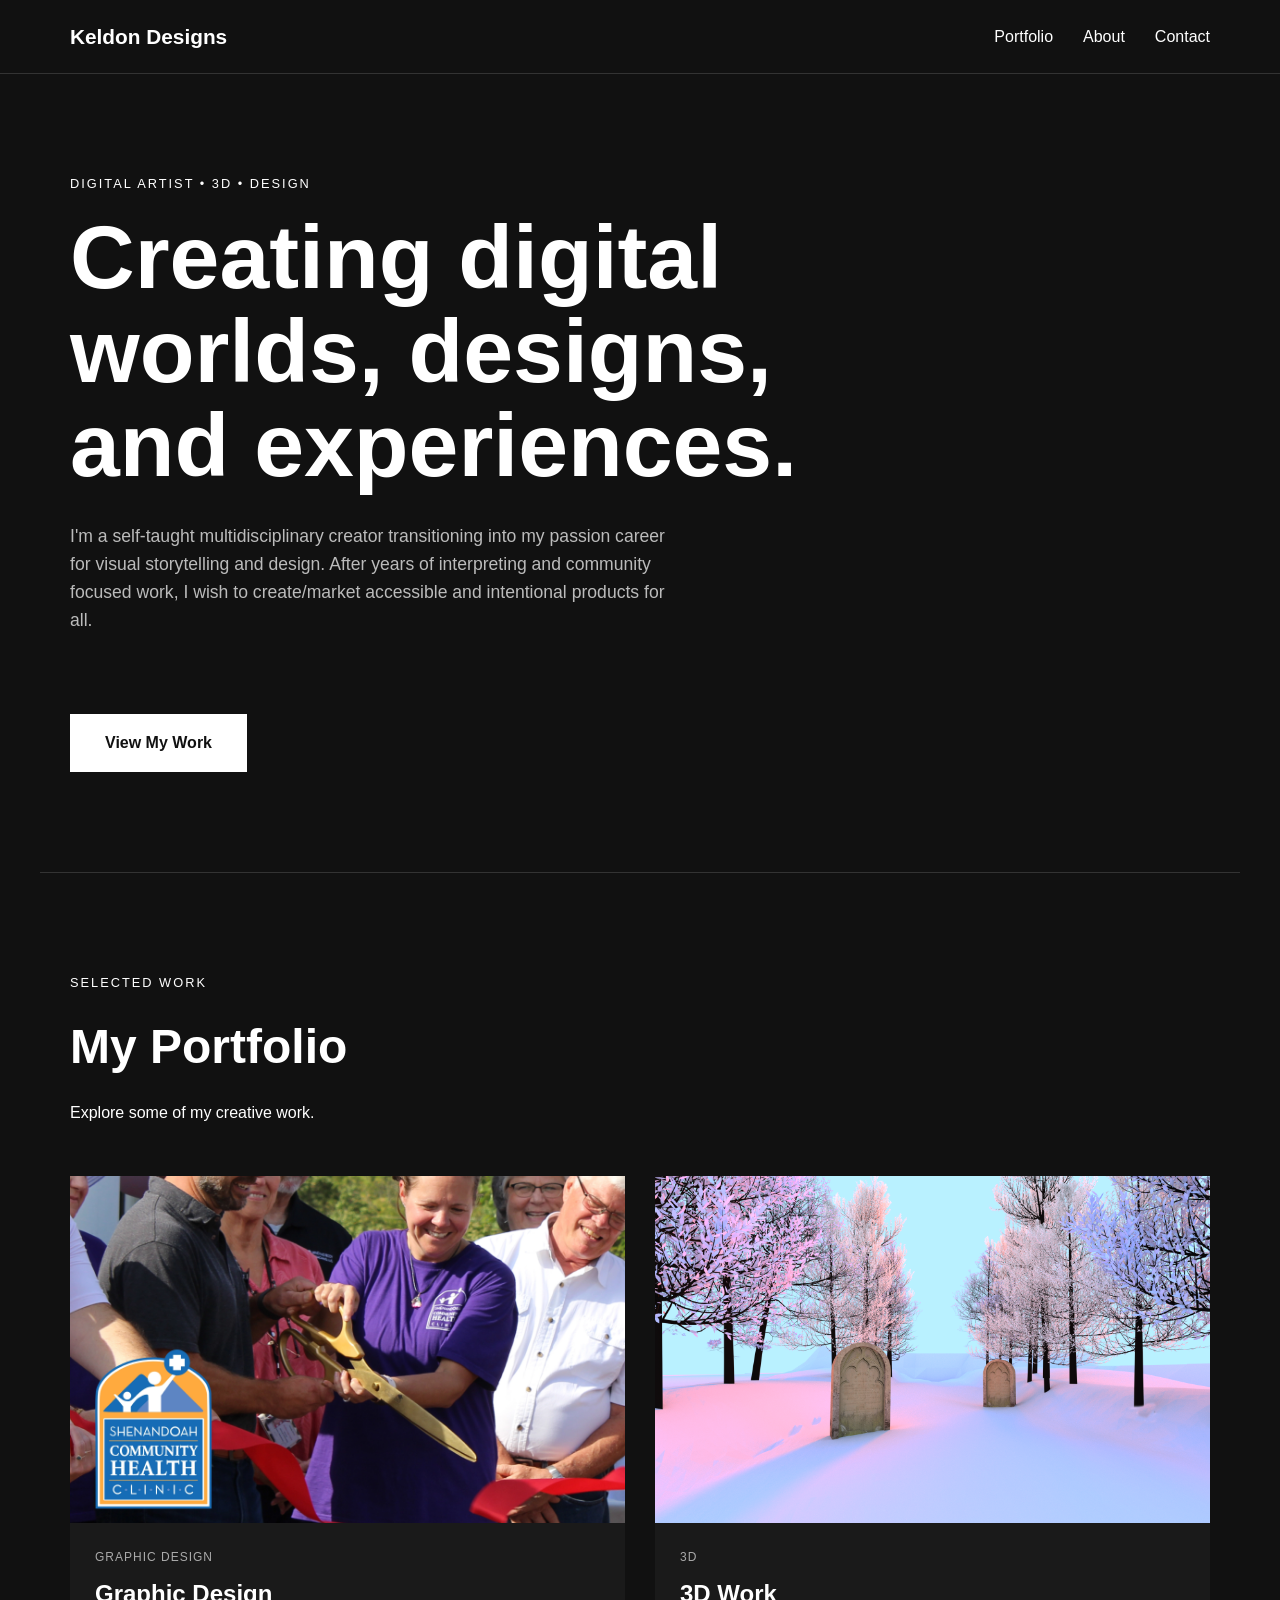
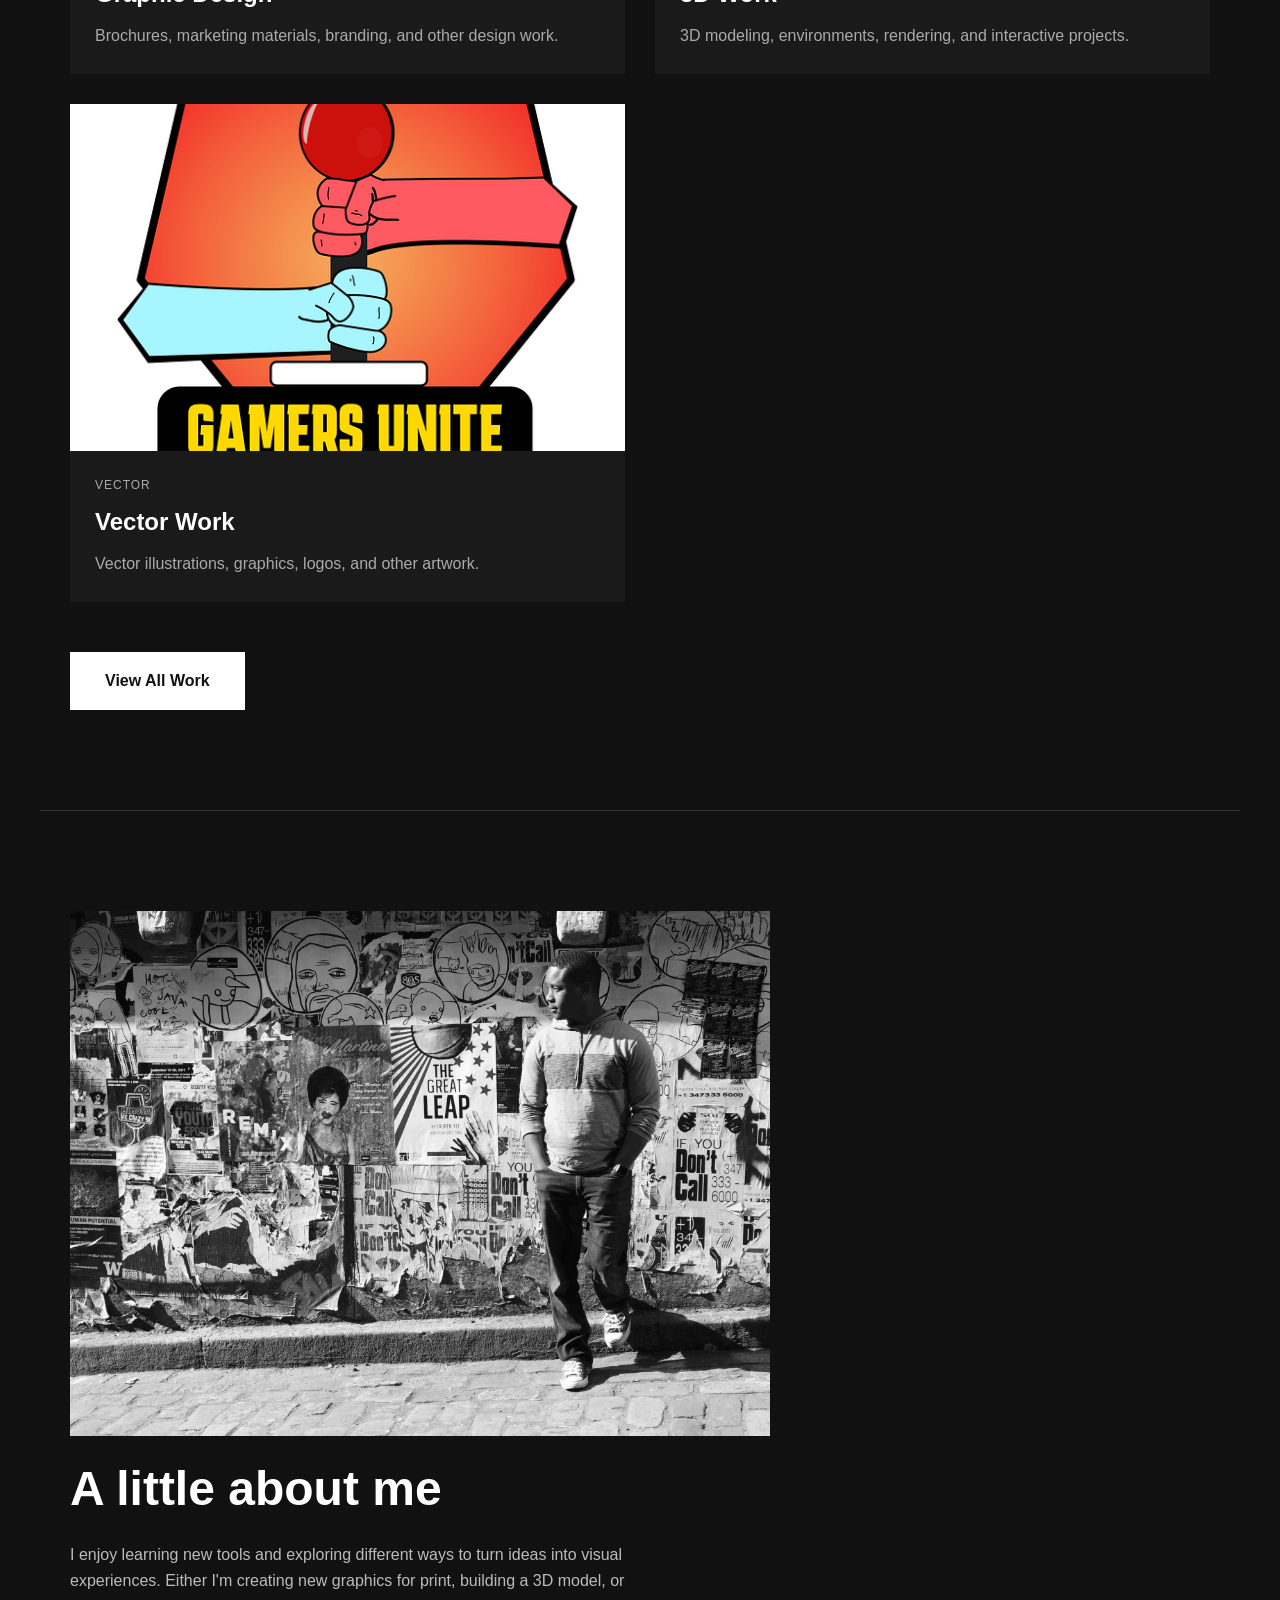
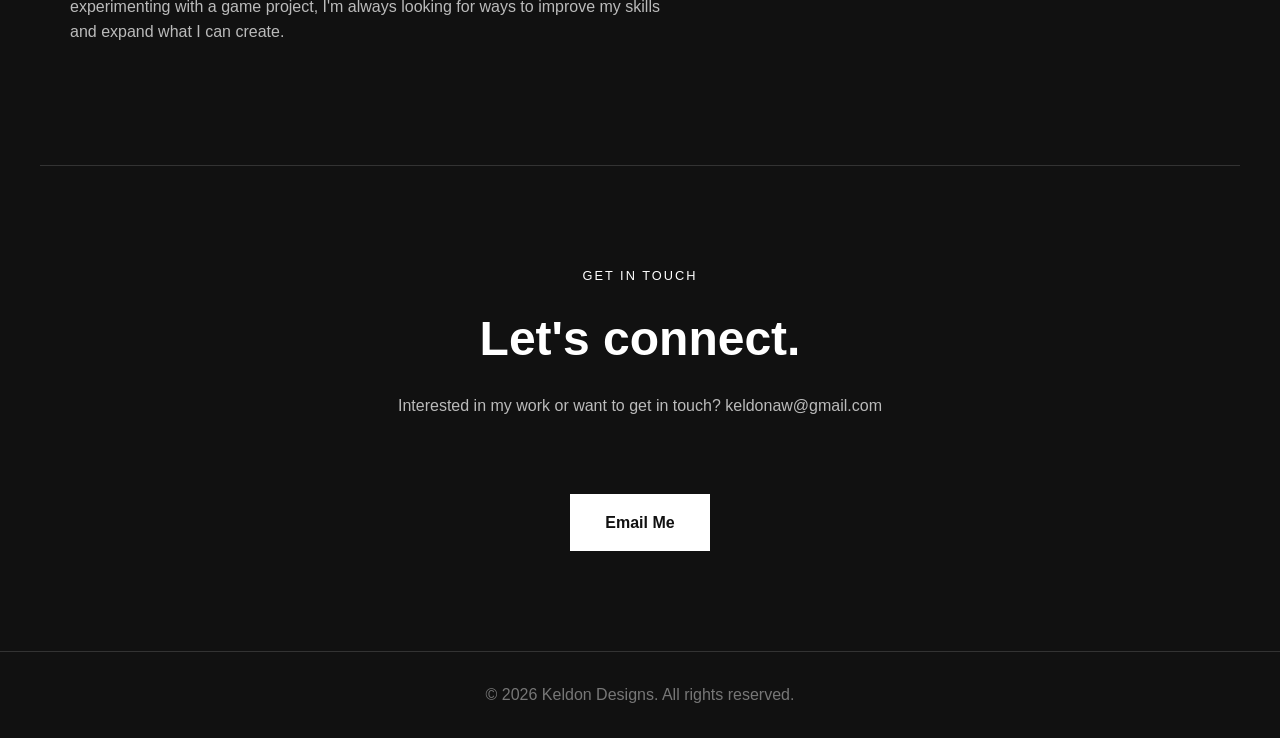
<file: index.html>
﻿<!DOCTYPE html>
<html lang="en">

<head>
    <meta charset="UTF-8">
    <meta name="viewport" content="width=device-width, initial-scale=1.0">

    <title>Keldon Designs</title>

    <link rel="stylesheet" href="style.css">
</head>

<body>

    <!-- ================= HEADER ================= -->

    <header>
        <nav class="navbar">

            <a href="index.html" class="logo">
                Keldon Designs
            </a>

            <ul class="nav-links">
                <li><a href="works.html">Portfolio</a></li>
                <li><a href="#about">About</a></li>
                <li><a href="#contact">Contact</a></li>
            </ul>

        </nav>
    </header>


    <!-- ================= MAIN ================= -->

    <main>

        <!-- ================= HERO ================= -->

        <section class="hero">

            <div class="hero-content">

                <p class="eyebrow">
                    Digital Artist • 3D • Design
                </p>

                <h1>
                    Creating digital worlds,
                    designs, and experiences.
                </h1>

                <p class="hero-description">
                    I'm a self-taught multidisciplinary creator transitioning into
                    my passion career for visual storytelling and design. After years of interpreting
                    and community focused work, I wish to create/market accessible and intentional products for all.
                </p>

                <a href="#portfolio" class="button">
                    View My Work
                </a>

            </div>

        </section>


        <!-- ================= PORTFOLIO ================= -->

        <section id="portfolio" class="portfolio">

            <div class="section-heading">

                <p class="eyebrow">
                    Selected Work
                </p>

                <h2>
                   My Portfolio
                </h2>

                <p>
                    Explore some of my creative work.
                </p>

            </div>


            <div class="portfolio-grid">


                <!-- Graphic Design -->

                <article class="project-card">

                    <a href="works.html#graphic-design">

                        <img src="images/care-package-cover.png"
                             alt="Graphic design work">

                        <div class="project-info">

                            <p class="project-category">
                                Graphic Design
                            </p>

                            <h3>
                                Graphic Design
                            </h3>

                            <p>
                                Brochures, marketing materials,
                                branding, and other design work.
                            </p>

                        </div>

                    </a>

                </article>


                <!-- 3D -->

                <article class="project-card">

                    <a href="works.html#3d">

                        <img src="images/silence-in-snow.png"
                             alt="3D artwork">

                        <div class="project-info">

                            <p class="project-category">
                                3D
                            </p>

                            <h3>
                                3D Work
                            </h3>

                            <p>
                                3D modeling, environments,
                                rendering, and interactive projects.
                            </p>

                        </div>

                    </a>

                </article>


                <!-- Vector -->

                <article class="project-card">

                    <a href="works.html#vector">

                        <img src="images/gamer-unite.png"
                             alt="Vector artwork">

                        <div class="project-info">

                            <p class="project-category">
                                Vector
                            </p>

                            <h3>
                                Vector Work
                            </h3>

                            <p>
                                Vector illustrations, graphics,
                                logos, and other artwork.
                            </p>

                        </div>

                    </a>

                </article>


            </div>


            <div class="portfolio-button">

                <a href="works.html" class="button">
                    View All Work
                </a>

            </div>

        </section>


        <!-- ================= ABOUT ================= -->

        <section id="about" class="about">

            <div class="about-content">


                <!-- About Image -->

                <div class="about-image">

                    <img src="images/splash.jpg"
                         alt="About me">

                </div>


                <!-- About Text -->

                <div class="about-text">

                    <p class="eyebrow">
                        
                    </p>

                    <h2>
                        A little about me
                    </h2>

                    <p>
                        I enjoy learning new tools and exploring different ways to 
                        turn ideas into visual experiences. Either I'm creating new graphics
                        for print, building a 3D model, or experimenting with a game project,
                        I'm always looking for ways to improve my skills and expand what I can create.
                    </p>

                    <p>
                       
                    </p>

                </div>

            </div>

        </section>


        <!-- ================= CONTACT ================= -->

        <section id="contact" class="contact">

            <div class="contact-content">

                <p class="eyebrow">
                    Get In Touch
                </p>

                <h2>
                    Let's connect.
                </h2>

                <p>
                    Interested in my work or want to get in touch?
                    keldonaw@gmail.com 
                </p>

                <a href="mailto:keldonaw@gmail.com"
                   class="button">
                    Email Me
                </a>

            </div>

        </section>

    </main>


    <!-- ================= FOOTER ================= -->

    <footer>

        <p>
            © 2026 Keldon Designs. All rights reserved.
        </p>

    </footer>


</body>
</html>
</file>
<file: style.css>
﻿
/* =========================
   GENERAL
========================= */
* {
    margin: 0;
    padding: 0;
    box-sizing: border-box;
}

html {
    scroll-behavior: smooth;
}

body {
    font-family: Arial, Helvetica, sans-serif;
    background: #111;
    color: #fff;
    line-height: 1.6;
}

a {
    color: inherit;
    text-decoration: none;
}

img {
    width: 100%;
    display: block;
}


/* =========================
   NAVIGATION
========================= */

header {
    position: sticky;
    top: 0;
    z-index: 100;
    background: #111;
    border-bottom: 1px solid #333;
}

.navbar {
    max-width: 1200px;
    margin: auto;
    padding: 20px 30px;
    display: flex;
    align-items: center;
    justify-content: space-between;
}

.logo {
    font-size: 1.3rem;
    font-weight: bold;
}

.nav-links {
    list-style: none;
    display: flex;
    gap: 30px;
}

    .nav-links a:hover {
        color: #aaa;
    }


/* =========================
   HERO
========================= */

.hero {
    min-height: 80vh;
    max-width: 1200px;
    margin: auto;
    padding: 100px 30px;
    display: flex;
    align-items: center;
}

.hero-content {
    max-width: 800px;
}

.eyebrow {
    text-transform: uppercase;
    letter-spacing: 2px;
    font-size: 0.8rem;
    margin-bottom: 15px;
}

.hero h1 {
    font-size: clamp(3rem, 7vw, 6rem);
    line-height: 1.05;
    margin-bottom: 30px;
}

.hero-description {
    max-width: 600px;
    font-size: 1.1rem;
    color: #bbb;
    margin-bottom: 30px;
}





/* =========================
   BUTTON
========================= */
.button {
    display: inline-block;
    padding: 16px 35px;
    background: #fff;
    color: #111;
    font-weight: bold;
    margin-top: 50px;
    transition: 0.2s;
}

    .button:hover {
        opacity: 0.75;
    }


/* =========================
   SECTIONS
========================= */

section {
    max-width: 1200px;
    margin: auto;
    padding: 100px 30px;
}

.section-heading {
    margin-bottom: 50px;
}

    .section-heading h2,
    .about h2,
    .contact h2 {
        font-size: 3rem;
        margin-bottom: 15px;
    }


/* =========================
   PORTFOLIO
========================= */

.portfolio {
    border-top: 1px solid #333;
}

.portfolio-grid {
    display: grid;
    grid-template-columns: repeat(2, 1fr);
    gap: 30px;
}


/* =========================
   PROJECT CARDS
========================= */

.project-card {
    background: #1a1a1a;
    transition: transform 0.3s ease;
}

    .project-card:hover {
        transform: translateY(-5px);
    }

    .project-card img {
        aspect-ratio: 16 / 10;
        object-fit: cover;
    }

.project-info {
    padding: 25px;
}

.project-category {
    font-size: 0.75rem;
    text-transform: uppercase;
    letter-spacing: 1px;
    color: #aaa;
    margin-bottom: 8px;
}

.project-info h3 {
    font-size: 1.5rem;
    margin-bottom: 10px;
}

.project-info p:last-child {
    color: #aaa;
}


/* =========================
   ABOUT
========================= */

.about {
    border-top: 1px solid #333;
}

.about-content {
    max-width: 700px;
    align-content: center;
}

.about-text p:not(.eyebrow) {
    color: #bbb;
    margin-bottom: 20px;
    max-width: 600px;
    align-items: center;
}


/* =========================
   CONTACT
========================= */

.contact {
    border-top: 1px solid #333;
    text-align: center;
}

.contact-content {
    max-width: 600px;
    margin: auto;
}

    .contact-content p:not(.eyebrow) {
        color: #bbb;
        margin-bottom: 25px;
    }


/* =========================
   FOOTER
========================= */

footer {
    border-top: 1px solid #333;
    text-align: center;
    padding: 30px;
    color: #777;
}


/* =========================
   MOBILE
========================= */

@media (max-width: 700px) {

    .navbar {
        padding: 15px 20px;
    }

    .nav-links {
        gap: 15px;
        font-size: 0.9rem;
    }

    .hero {
        padding: 70px 20px;
    }

    section {
        padding: 70px 20px;
    }

    .portfolio-grid {
        grid-template-columns: 1fr;
    }

    .hero h1 {
        font-size: 3rem;
    }

    .section-heading h2,
    .about h2,
    .contact h2 {
        font-size: 2.3rem;
    }
}

/* =========================
   ALL WORK PAGE
========================= */
.works-intro {
    min-height: 50vh;
    display: flex;
    flex-direction: column;
    justify-content: center;
}

.works-intro h1 {
    font-size: clamp(3rem, 7vw, 6rem);
    line-height: 1.05;
    margin-bottom: 20px;
}

.works-intro > p:last-child {
    max-width: 600px;
    color: #bbb;
}


/* =========================
   WORK SECTIONS
========================= */

.work-section {
    border-top: 1px solid #333;
    scroll-margin-top: 80px;
}


/* =========================
   WORK GRID
========================= */

.work-grid {
    display: grid;
    grid-template-columns: repeat(3, 1fr);
    gap: 30px;
}

.work-item {
    background: #1a1a1a;
    padding-bottom: 20px;
}

    .work-item img {
        width: 100%;
        aspect-ratio: 4 / 3;
        object-fit: cover;
        margin-bottom: 20px;
    }

    .work-item h3 {
        padding: 0 20px;
        font-size: 1.3rem;
        margin-bottom: 5px;
    }

    .work-item p {
        padding: 0 20px;
        color: #999;
    }

/* ================= LIGHTBOX ================= */

.lightbox {
    display: none;
    position: fixed;
    z-index: 1000;
    inset: 0;
    background: rgba(0, 0, 0, 0.9);
    align-items: center;
    justify-content: center;
    padding: 40px;
}

    .lightbox.active {
        display: flex;
    }

    .lightbox img {
        max-width: 95vw;
        max-height: 90vh;
        width: auto;
        height: auto;
        object-fit: contain;
    }

.lightbox-image {
    cursor: pointer;
}

.lightbox-close {
    position: absolute;
    top: 20px;
    right: 30px;
    background: none;
    border: none;
    color: white;
    font-size: 3rem;
    cursor: pointer;
}

    .lightbox-close:hover {
        opacity: 0.7;
    }

/* =========================
   MOBILE
========================= */

@media (max-width: 700px) {

    .work-grid {
        grid-template-columns: 1fr;
    }
}
</file>
